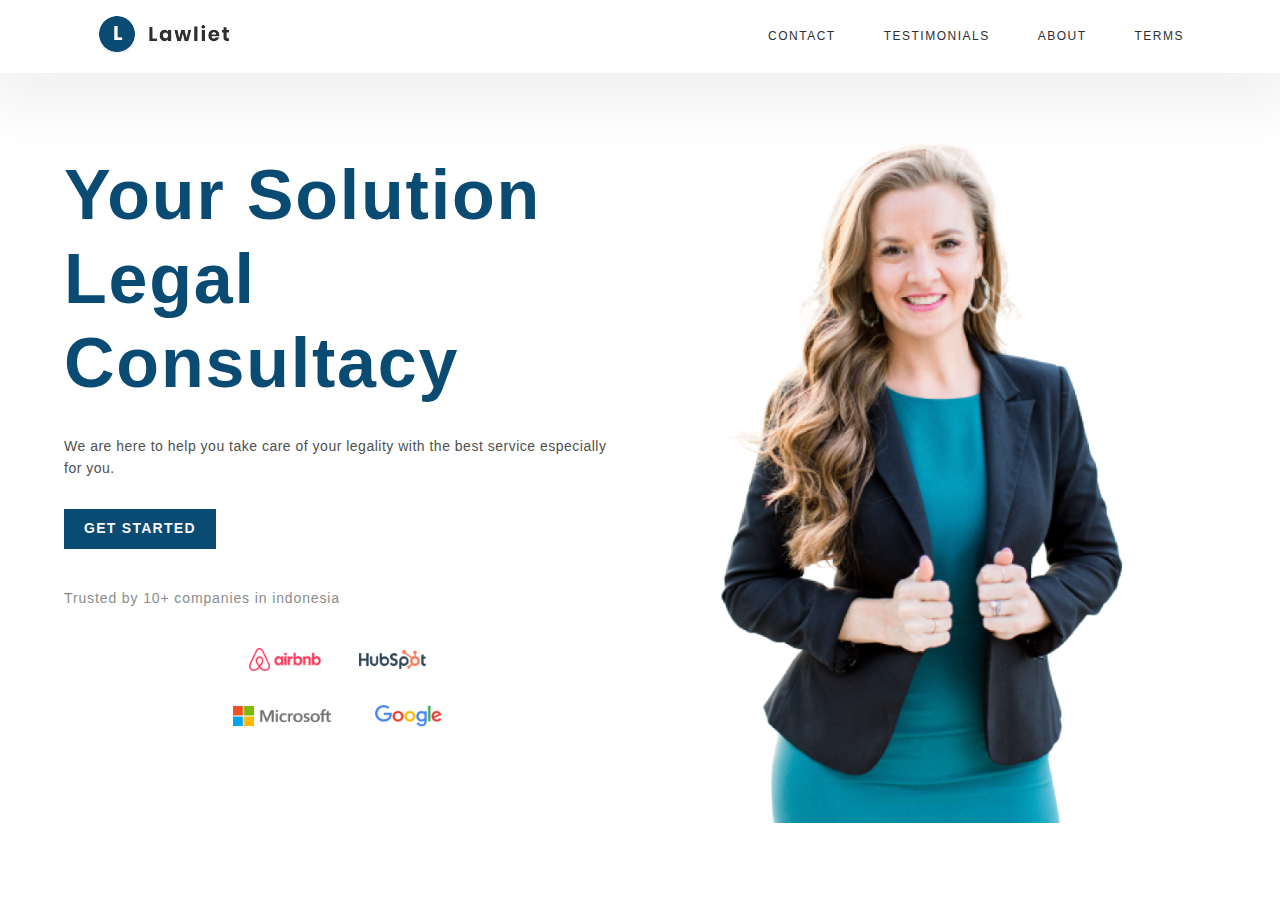
<file: 14.1.24(lawyer landing page)/index.html>
<!DOCTYPE html>
<html lang="en">
<head>
    <meta charset="UTF-8">
    <meta name="viewport" content="width=device-width, initial-scale=1.0">
    <title>Lawyer Landing Page</title>
    <link rel="stylesheet" href="https://cdnjs.cloudflare.com/ajax/libs/font-awesome/6.5.1/css/all.min.css">
    <link rel="stylesheet" href="./style.css">
</head>
<body>
    <section class="header">
        <div class="logo">
            <img src="./image/Logo.png" alt="">
        </div>
        <nav class="nav-links">
            <ul class="nav-item">
                <li><a href="">CONTACT</a></li>
                <li><a href="">TESTIMONIALS</a></li>
                <li><a href="">ABOUT</a></li>
                <li><a href="">TERMS</a></li>        
            </ul>    
        </nav>
        <div class="search-bar">
            <a href=""><i class="fa-solid fa-magnifying-glass"></i></a>
        </div>



        <div class="sidebar">
            <i class="fa-solid fa-xmark" onclick="hideSidebar()"></i>
            <ul>
                <li><a href="">CONTACT</a></li>
                <li><a href="">TESTIMONIALS</a></li>
                <li><a href="">ABOUT</a></li>
                <li><a href="">TERMS</a></li>
            </ul>
            
        </div>
        <i class="fa-solid fa-bars" onclick="showSidebar()"></i>

    </section>

<!-- hero section start -->
    <section class="hero">
        <div class="hero-img-sec">
            <div class="hero-img">
                
            </div>
        </div>
        <div class="hero-content">
            <h1 class="hero-title">Your Solution Legal Consultacy</h1>
            <p class="hero-para">We are here to help you take care of your legality 
                with the best service especially for you.</p>

            <a href="" class="btn">GET STARTED</a>
            <p class="trust">Trusted by 10+ companies in indonesia</p>
            <div class="company-logo">
                <a href=""><img src="./image/Airbnb Logo.png" alt=""></a>
                <a href=""><img src="./image/Hubspot Logo.png" alt=""></a>
            </div>
            <div class="company-logo">
                <a href=""><img src="./image/Microsoft Logo.png" alt=""></a>
                <a href=""><img src="./image/Google Logo.png" alt=""></a>
            </div>
        </div>
    </section>



     <!-- Javascript for Toggle Menu -->
 <script>
    var navLinks = document.getElementById("navLinks");
    function showSidebar(){
        const sidebar = document.querySelector('.sidebar')
        sidebar.style.display = 'block'
    }
    function hideSidebar(){
        const sidebar = document.querySelector('.sidebar')
        sidebar.style.display = 'none'
    }
 </script>
</body>
</html>
</file>
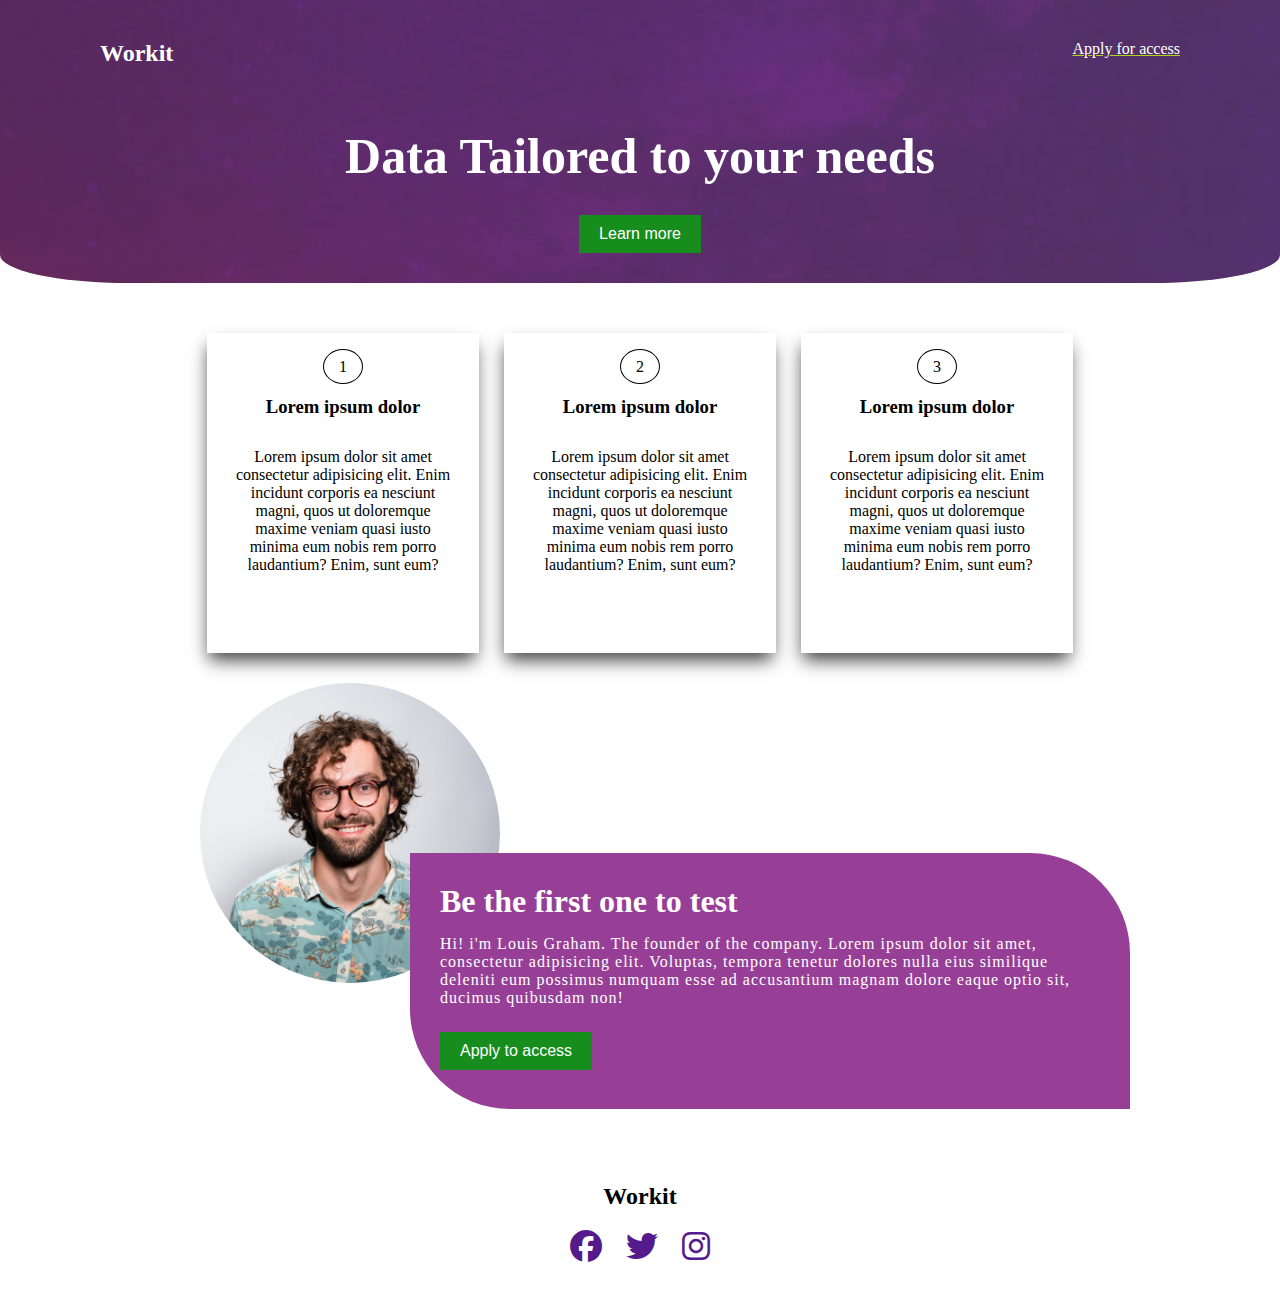
<file: 8.1.24/index.html>
<!DOCTYPE html>
<html lang="en">
<head>
    <meta charset="UTF-8">
    <meta name="viewport" content="width=device-width, initial-scale=1.0">
    <title>Document</title>
    <link rel="stylesheet" href="./css/main.css">
    
    <link rel="stylesheet" href="https://cdnjs.cloudflare.com/ajax/libs/font-awesome/6.5.1/css/all.min.css">
    <link rel="stylesheet" href="https://cdnjs.cloudflare.com/ajax/libs/font-awesome/6.5.1/css/all.min.css">
    <link rel="stylesheet" href="./css/responsive.css">
</head>

<body>
    <!-- header section start -->
    <header>
        <div class="nav">
            <h2>Workit</h2>
        <a href="">Apply for access</a>
        </div>
        <div class="header-content">
            <h1>Data Tailored to your needs</h1>
        </div>
        <button>Learn more</button>
    </header>
    <!-- header section end -->
    <!-- main section start -->
    <div class="main">
        <div class="card">
            <p>1</p>
           <div class="card-content">
                <h3>Lorem ipsum dolor</h3>
                <span>Lorem ipsum dolor sit amet consectetur adipisicing elit. Enim incidunt corporis ea nesciunt magni, quos ut doloremque maxime veniam quasi iusto minima eum nobis rem porro laudantium? Enim, sunt eum?</span>
           </div>
        </div>
        <div class="card">
            <p>2</p>
            <div class="card-content">
                <h3>Lorem ipsum dolor</h3>
                <span>Lorem ipsum dolor sit amet consectetur adipisicing elit. Enim incidunt corporis ea nesciunt magni, quos ut doloremque maxime veniam quasi iusto minima eum nobis rem porro laudantium? Enim, sunt eum?</span>
           </div>
        </div>
        <div class="card">
            <p>3</p>
            <div class="card-content">
                <h3>Lorem ipsum dolor</h3>
                <span>Lorem ipsum dolor sit amet consectetur adipisicing elit. Enim incidunt corporis ea nesciunt magni, quos ut doloremque maxime veniam quasi iusto minima eum nobis rem porro laudantium? Enim, sunt eum?</span>
           </div>
        </div>
    </div>
    <!-- main section end -->
    <!-- about section start -->
    <div class="about-section">
        <img src="./image/christian-buehner-DItYlc26zVI-unsplash.jpg" alt="">
        <div class="about-content">
            <h1>Be the first one to test</h1>
            <p>Hi! i'm Louis Graham. The founder of the company. Lorem ipsum dolor sit amet, consectetur adipisicing elit. Voluptas, tempora tenetur dolores nulla eius similique deleniti eum possimus numquam esse ad accusantium magnam dolore eaque optio sit, ducimus quibusdam non!</p>
            <button>Apply to access</button>
        </div>
    </div>
    <!-- about section end -->
    <!-- footer section start -->
    <footer>
        <h2>Workit</h2>
        <div class="footer-icon">
            <a href=""><i class="fa-brands fa-facebook"></i></a>
            <a href=""><i class="fa-brands fa-twitter"></i></i></a>
            <a href=""><i class="fa-brands fa-instagram"></i></i></a>  
        </div>
    </footer>
<!-- footer section end -->
</body>
</html>
</file>
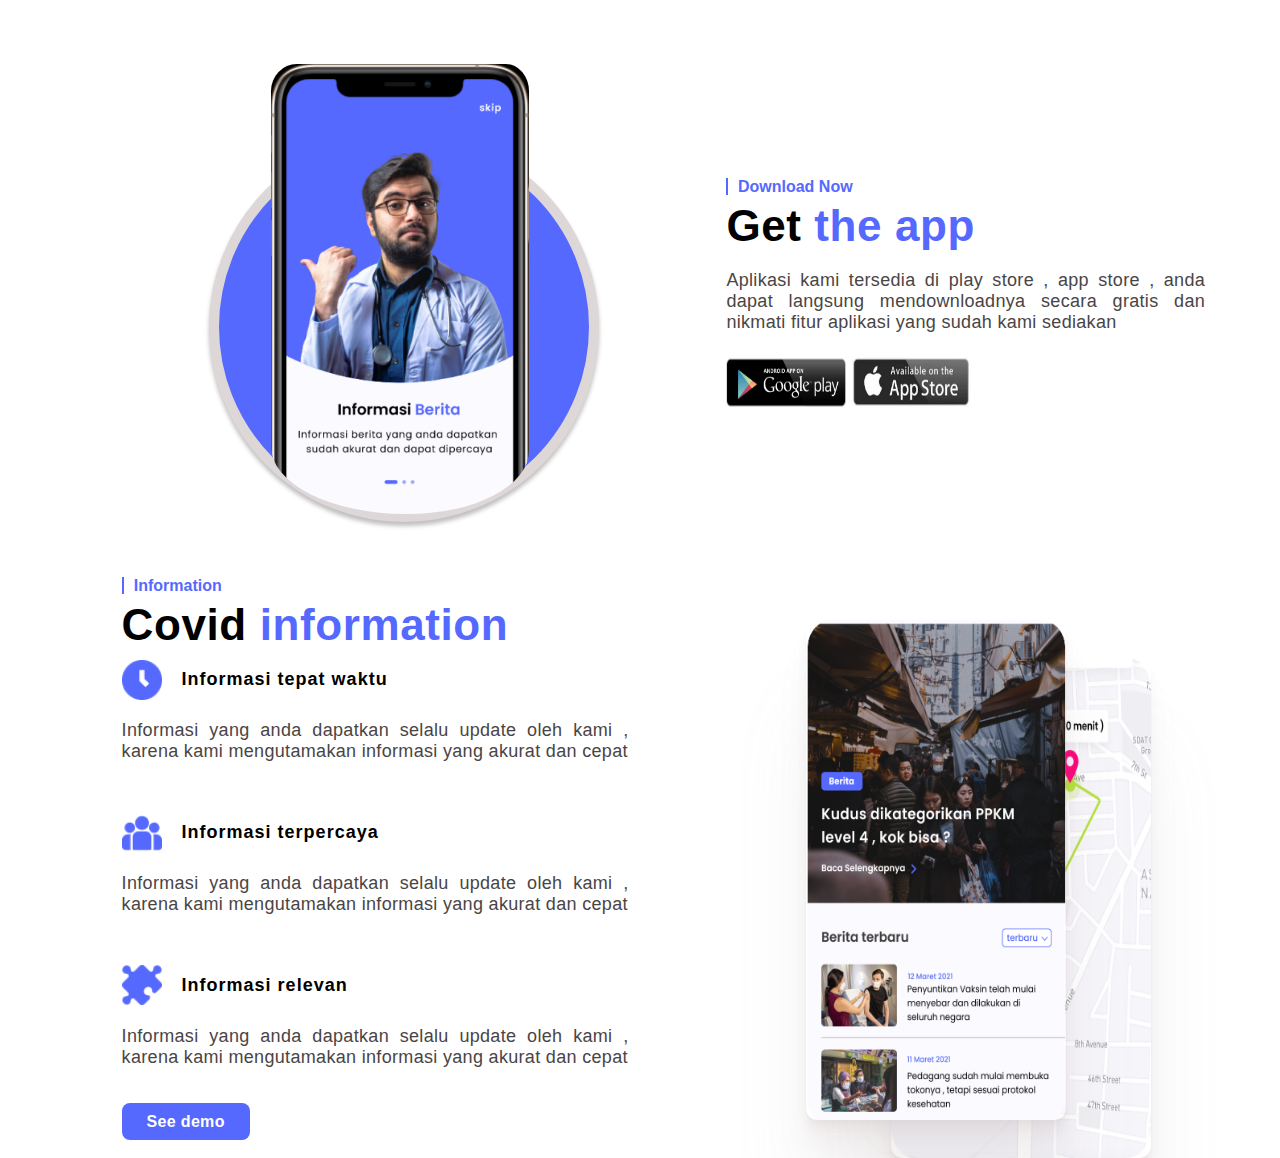
<file: 9.1.24/index.html>
<!DOCTYPE html>
<html lang="en">
<head>
    <meta charset="UTF-8">
    <meta name="viewport" content="width=device-width, initial-scale=1.0">
    <title>Document</title>
    <link rel="stylesheet" href="./css/style.css">
</head>
<body>
    <!-- feature section start -->
    <div class="feature-section">
        <div class="feature-img">
            <img src="./image/2021-09-01 (3) 1.png" alt="">
            <div class="bg"></div>
        </div>
        
        <div class="feature-content">
            <p class="feature-text">Download Now</p>
            <h1 class="feature-title"><span>Get</span> the app</h1>
            <p class="feature-decs">Aplikasi kami tersedia di play store , app store , anda dapat langsung mendownloadnya secara gratis dan nikmati fitur aplikasi yang sudah kami sediakan</p>
            <div class="feature-card">
                <a href="#"><img src="./image/image 2.png" alt=""></a>
                <a href="#"><img src="./image/image 3.png" alt=""></a>
            </div>
        </div>
    </div>
      <!-- feature section end -->
        <!-- information section start -->
        <div class="information-area">
            <div class="information-section">
                <p class="information-text">Information</p>
                <h1 class="information-title"><span>Covid</span> information</h1>
                <div class="single-information">
                    <div class="single-information-title">
                        <img src="./image/clock (2) 1 (1).png" alt="">
                        <h3>Informasi tepat waktu</h3>
                    </div>
                    
                    <p>Informasi yang anda dapatkan selalu update oleh kami , karena 
                        kami mengutamakan informasi yang akurat dan cepat </p>
                </div>
                <div class="single-information">
                    <div class="single-information-title">
                        <img src="./image/group 1.png" alt="">
                        <h3>Informasi terpercaya</h3>
                    </div>
                    
                    <p>Informasi yang anda dapatkan selalu update oleh kami , karena 
                        kami mengutamakan informasi yang akurat dan cepat </p>
                </div>
                <div class="single-information">
                    <div class="single-information-title">
                        <img src="./image/puzzle 1.png" alt="">
                        <h3>Informasi relevan</h3>
                    </div>
                   
                    <p>Informasi yang anda dapatkan selalu update oleh kami , karena 
                        kami mengutamakan informasi yang akurat dan cepat </p>
                </div>
                <a href="">See demo</a>
            </div>
            <div class="information-image">
                <img src="./image/Berita page 1.png" alt="" class="image1">
                <img src="./image/Data page-1 1.png" alt="" class="image2">
            </div>
        </div>
  <!-- information section end -->
</body>
</html>
</file>
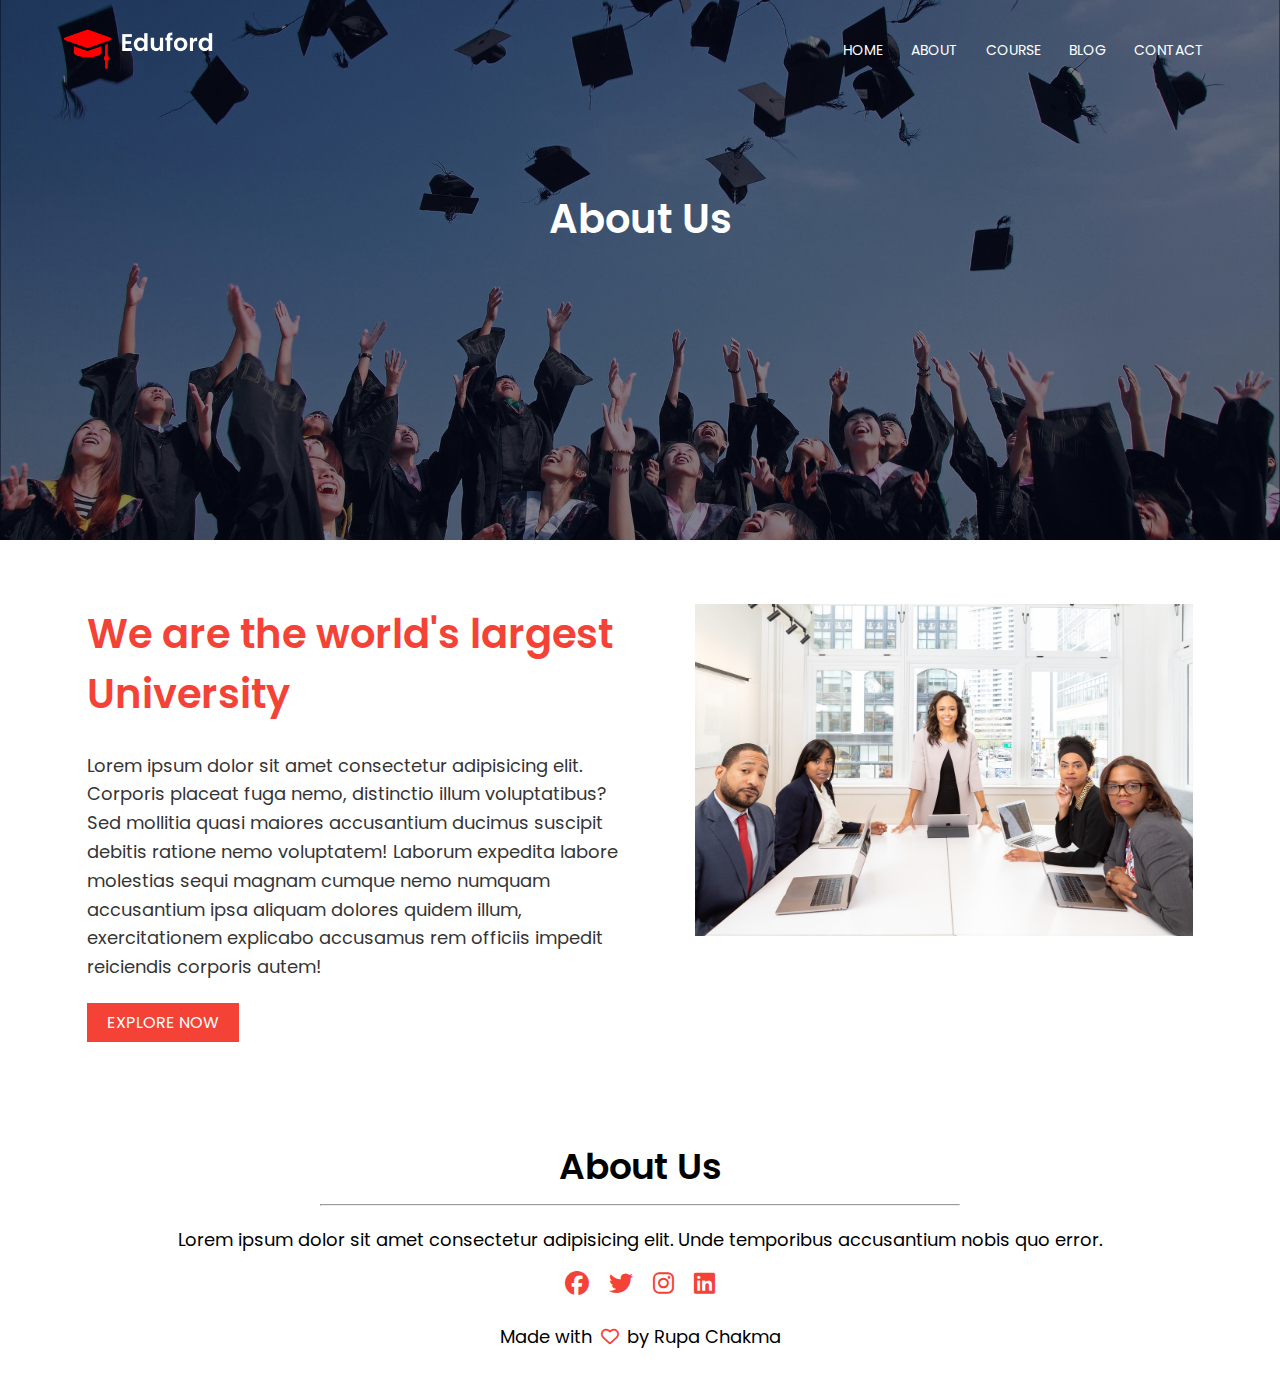
<file: 10.1.24(college website)/about_us.html>
<!DOCTYPE html>
<html lang="en">
<head>
    <meta charset="UTF-8">
    <meta name="viewport" content="width=device-width, initial-scale=1.0">
    <title>Document</title>
    <link rel="stylesheet" href="./css/style.css">
    <link rel="stylesheet" href="https://cdnjs.cloudflare.com/ajax/libs/jquery/3.7.1/jquery.min.js">
    <link rel="stylesheet" href="https://cdnjs.cloudflare.com/ajax/libs/font-awesome/6.5.1/css/all.min.css">
</head>
<body>
    <!-- header section start -->
    <section class="sub_header">
        <nav>
            <a href="index.html"><img src="./image/logo.png" alt=""></a>
            <div class="nav-links">
                <ul>
                    <li><a href="index.html">Home</a></li>
                    <li><a href="#">About</a></li>
                    <li><a href="course.html">Course</a></li>
                    <li><a href="blog.html">Blog</a></li>
                    <li><a href="contact.html">Contact</a></li>
                </ul>
            </div>
            <div class="sidebar">
                <i class="fa-solid fa-xmark" onclick="hideSidebar()"></i>
                <ul>
                    <li><a href="index.html">Home</a></li>
                    <li><a href="#">About</a></li>
                    <li><a href="course.html">Course</a></li>
                    <li><a href="blog.html">Blog</a></li>
                    <li><a href="contact.html">Contact</a></li>
                </ul>
            </div>
            <i class="fa-solid fa-bars" onclick="showSidebar()"></i>
        </nav>
        <h1>About Us</h1>
    </section>
 <!-- header section end -->

<!-- About us content start -->
<section class="about-us">
    
    <div class="about-row">
        <div class="about-col">
            <h1>We are the world's largest University</h1>
            <p>Lorem ipsum dolor sit amet consectetur adipisicing elit. Corporis placeat fuga nemo, distinctio illum voluptatibus? Sed mollitia quasi maiores accusantium ducimus suscipit debitis ratione nemo voluptatem! Laborum expedita labore molestias sequi magnam cumque nemo numquam accusantium ipsa aliquam dolores quidem illum, exercitationem explicabo accusamus rem officiis impedit reiciendis corporis autem!</p>
            <a href="#">Explore now</a>
        </div>
        <div class="about-col">
           <img src="./image/about.jpg" alt="">
        </div>
    </div>
</section>
<!-- About us content end -->
<!-- footer section start -->
<section class="footer">
    <h4>About Us</h4>
    <hr>
    <p>Lorem ipsum dolor sit amet consectetur adipisicing elit. Unde temporibus accusantium nobis quo error.</p>
    <div class="footer-icons">
        <i class="fa-brands fa-facebook"></i>
        <i class="fa-brands fa-twitter"></i>
        <i class="fa-brands fa-instagram"></i>
        <i class="fa-brands fa-linkedin"></i>
    </div>
    <p>Made with <i class="fa-regular fa-heart"></i>by Rupa Chakma</p>
</section>
<!-- footer section end -->

 <!-- Javascript for Toggle Menu -->
 <script>
    var navLinks = document.getElementById("navLinks");
    function showSidebar(){
        const sidebar = document.querySelector('.sidebar')
        sidebar.style.display = 'block'
    }
    function hideSidebar(){
        const sidebar = document.querySelector('.sidebar')
        sidebar.style.display = 'none'
    }
 </script>
</body>
</html>
</file>
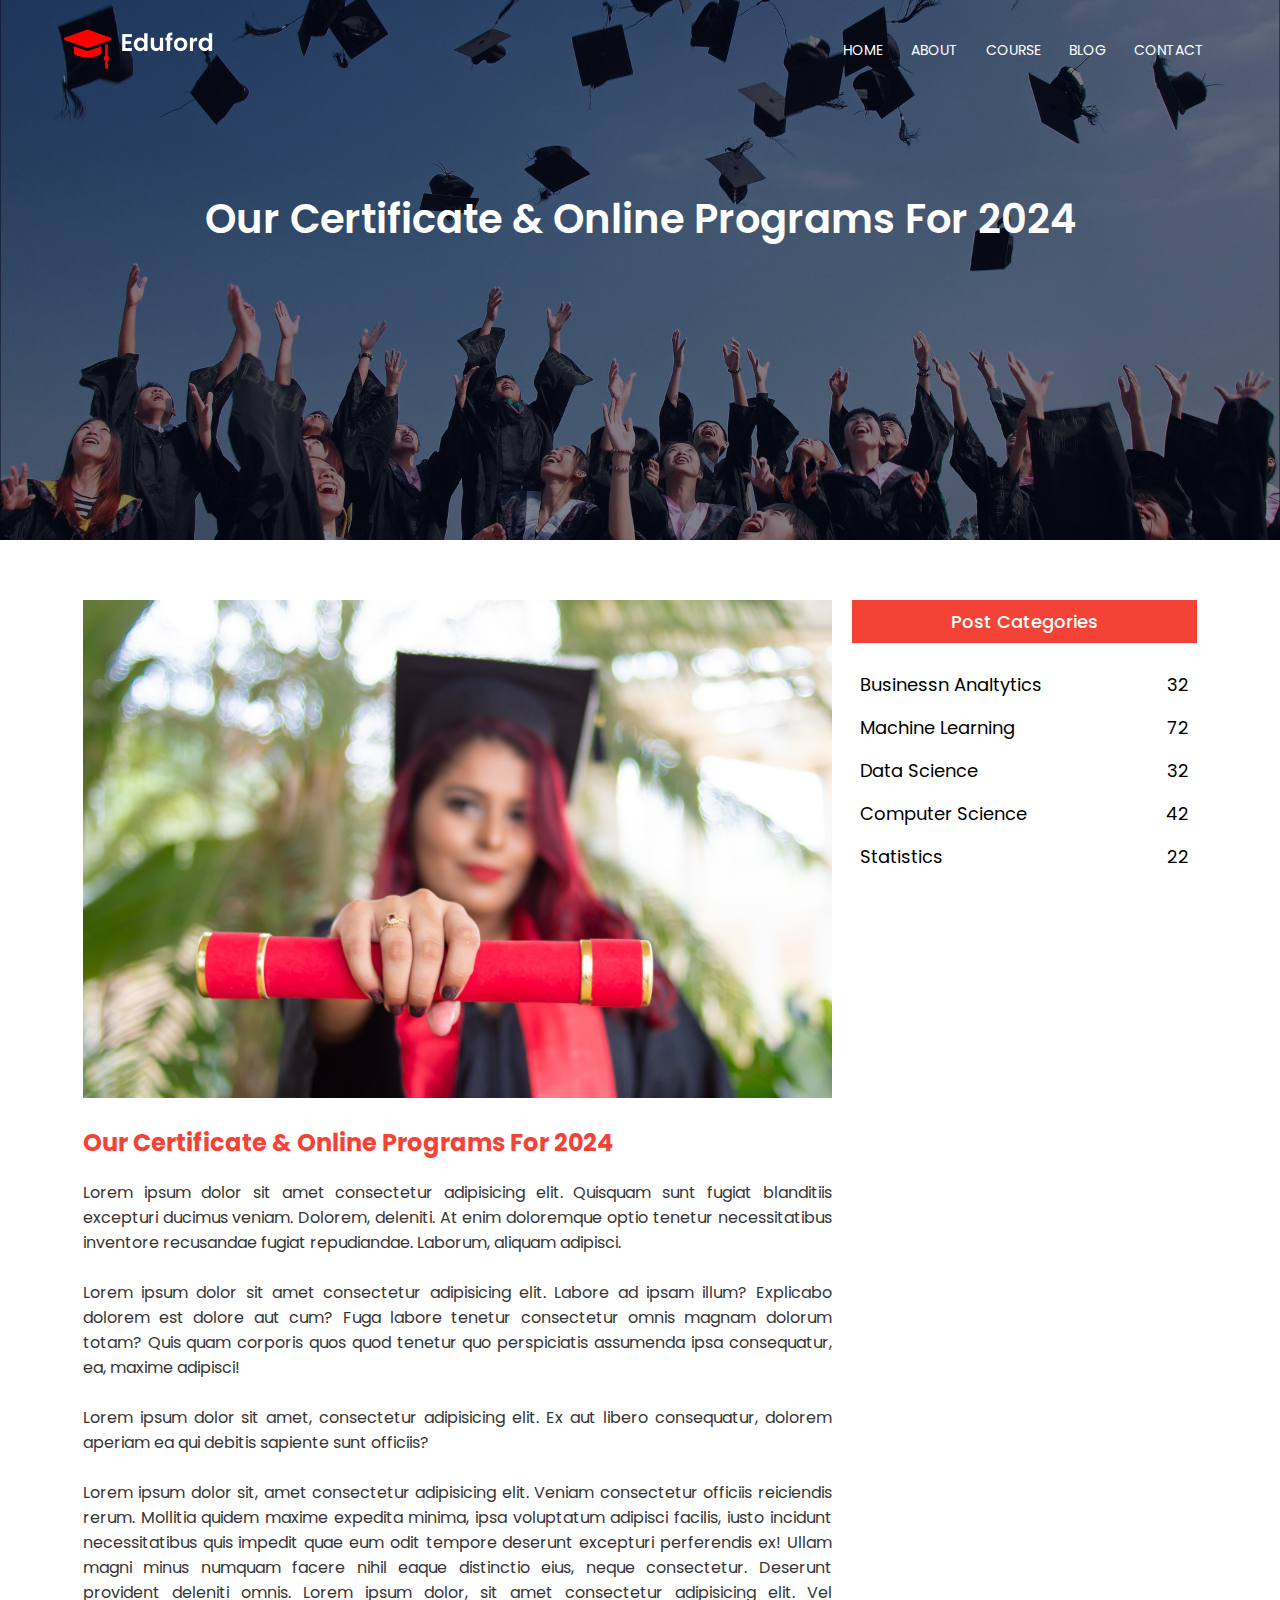
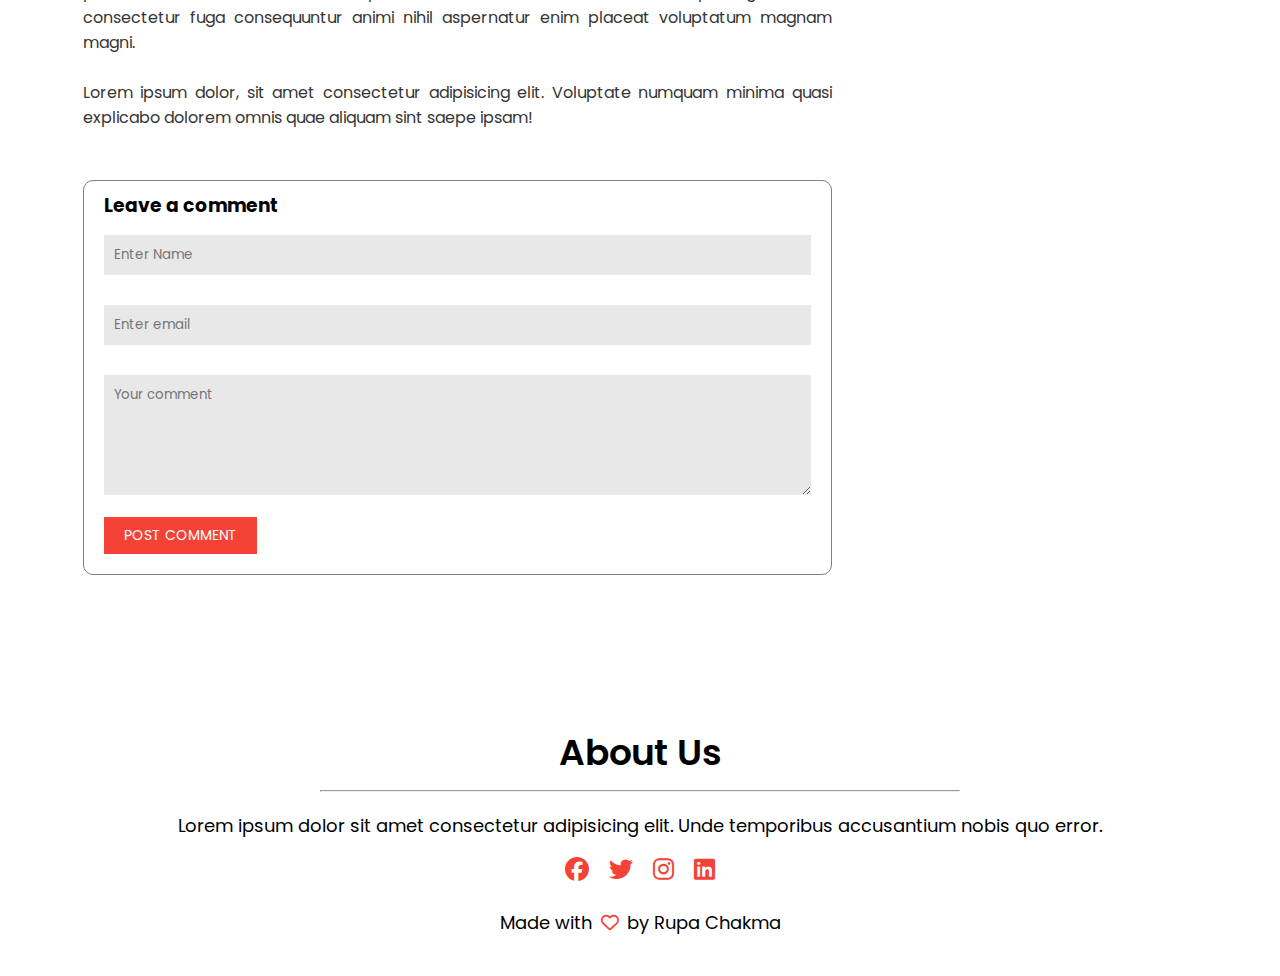
<file: 10.1.24(college website)/blog.html>
<!DOCTYPE html>
<html lang="en">
<head>
    <meta charset="UTF-8">
    <meta name="viewport" content="width=device-width, initial-scale=1.0">
    <title>Document</title>
    <link rel="stylesheet" href="./css/style.css">
    <link rel="stylesheet" href="https://cdnjs.cloudflare.com/ajax/libs/jquery/3.7.1/jquery.min.js">
    <link rel="stylesheet" href="https://cdnjs.cloudflare.com/ajax/libs/font-awesome/6.5.1/css/all.min.css">
</head>
<body>
    <!-- header section start -->
    <section class="sub_header">
        <nav>
            <a href="index.html"><img src="./image/logo.png" alt=""></a>
            <div class="nav-links">
                <ul>
                    <li><a href="index.html">Home</a></li>
                    <li><a href="about_us.html">About</a></li>
                    <li><a href="course.html">Course</a></li>
                    <li><a href="#">Blog</a></li>
                    <li><a href="contact.html">Contact</a></li>
                </ul>
            </div>
            <div class="sidebar">
                <i class="fa-solid fa-xmark" onclick="hideSidebar()"></i>
                <ul>
                    <li><a href="index.html">Home</a></li>
                    <li><a href="about_us.html">About</a></li>
                    <li><a href="course.html">Course</a></li>
                    <li><a href="#">Blog</a></li>
                    <li><a href="contact.html">Contact</a></li>
                </ul>
            </div>
            <i class="fa-solid fa-bars" onclick="showSidebar()"></i>
        </nav>
        <h1 class="blog-header-title">Our Certificate & Online Programs For 2024</h1>
    </section>
 <!-- header section end -->

<!-- Blog section start -->
<section class="blog-content">
    <div class="blog-row">
        <div class="blog-left">
            <img src="./image/certificate.jpg" alt="">
            <h2>Our Certificate & Online Programs For 2024</h2>
            <p>Lorem ipsum dolor sit amet consectetur adipisicing elit. Quisquam sunt fugiat blanditiis excepturi ducimus veniam. Dolorem, deleniti. At enim doloremque optio tenetur necessitatibus inventore recusandae fugiat repudiandae. Laborum, aliquam adipisci.</p><br>
            <p>Lorem ipsum dolor sit amet consectetur adipisicing elit. Labore ad ipsam illum? Explicabo dolorem est dolore aut cum? Fuga labore tenetur consectetur omnis magnam dolorum totam? Quis quam corporis quos quod tenetur quo perspiciatis assumenda ipsa consequatur, ea, maxime adipisci!</p><br>
            <p>Lorem ipsum dolor sit amet, consectetur adipisicing elit. Ex aut libero consequatur, dolorem aperiam ea qui debitis sapiente sunt officiis?</p><br>
            <p>Lorem ipsum dolor sit, amet consectetur adipisicing elit. Veniam consectetur officiis reiciendis rerum. Mollitia quidem maxime expedita minima, ipsa voluptatum adipisci facilis, iusto incidunt necessitatibus quis impedit quae eum odit tempore deserunt excepturi perferendis ex! Ullam magni minus numquam facere nihil eaque distinctio eius, neque consectetur. Deserunt provident deleniti omnis. Lorem ipsum dolor, sit amet consectetur adipisicing elit. Vel consectetur fuga consequuntur animi nihil aspernatur enim placeat voluptatum magnam magni.</p><br>
            <p>Lorem ipsum dolor, sit amet consectetur adipisicing elit. Voluptate numquam minima quasi explicabo dolorem omnis quae aliquam sint saepe ipsam!</p>


            <div class="comment-box">
                <h3>Leave a comment</h3>

                <form action="" class="comment-form">
                    <input type="text" placeholder="Enter Name">
                    <input type="email" placeholder="Enter email">
                    <textarea name="" id=""  rows="5" placeholder="Your comment "></textarea>
                    <button type="submit" class="btn">Post Comment</button>
                </form>
            </div>
        </div>


        <div class="blog-right">
            <h3>Post Categories</h3>
            <div>
                <span>Businessn Analtytics</span>
                <span>32</span>
            </div>
            <div>
                <span>Machine Learning</span>
                <span>72</span>
            </div>
            <div>
                <span>Data Science</span>
                <span>32</span>
            </div>
            <div>
                <span>Computer Science</span>
                <span>42</span>
            </div>
            <div>
                <span>Statistics</span>
                <span>22</span>
            </div>
        </div>
    </div>
</section>
<!-- Blog section end -->


<!-- footer section start -->
<section class="footer">
    <h4>About Us</h4>
    <hr>
    <p>Lorem ipsum dolor sit amet consectetur adipisicing elit. Unde temporibus accusantium nobis quo error.</p>
    <div class="footer-icons">
        <i class="fa-brands fa-facebook"></i>
        <i class="fa-brands fa-twitter"></i>
        <i class="fa-brands fa-instagram"></i>
        <i class="fa-brands fa-linkedin"></i>
    </div>
    <p>Made with <i class="fa-regular fa-heart"></i>by Rupa Chakma</p>
</section>
<!-- footer section end -->

 <!-- Javascript for Toggle Menu -->
 <script>
    var navLinks = document.getElementById("navLinks");
    function showSidebar(){
        const sidebar = document.querySelector('.sidebar')
        sidebar.style.display = 'block'
    }
    function hideSidebar(){
        const sidebar = document.querySelector('.sidebar')
        sidebar.style.display = 'none'
    }
 </script>
</body>
</html>
</file>
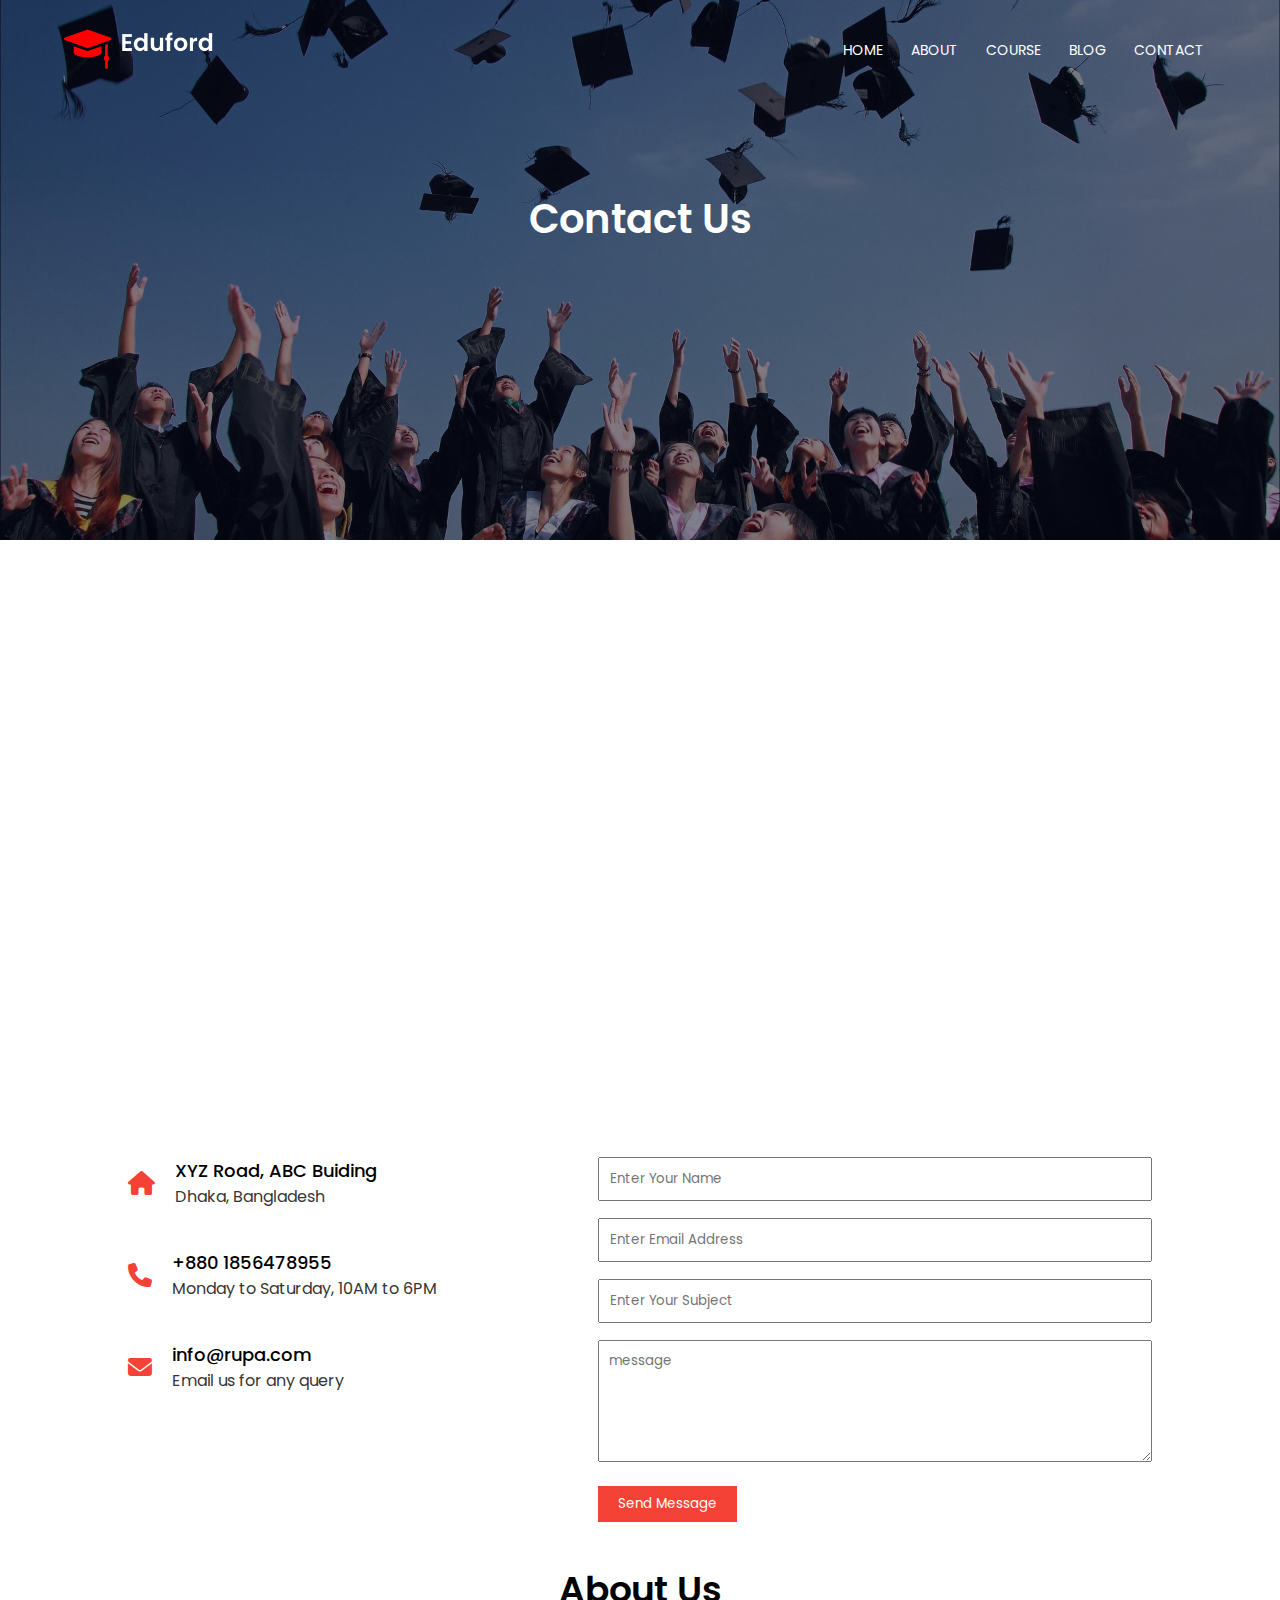
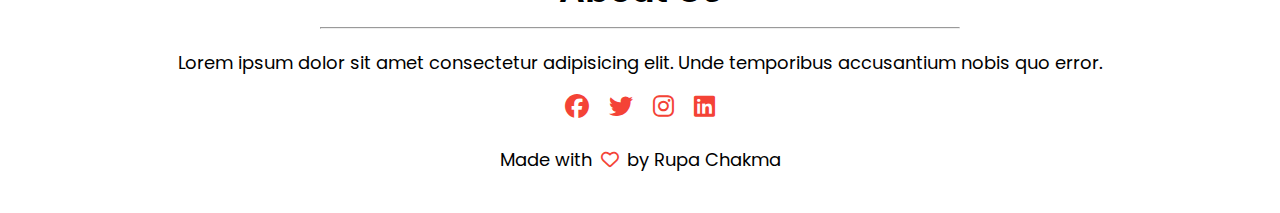
<file: 10.1.24(college website)/contact.html>
<!DOCTYPE html>
<html lang="en">
<head>
    <meta charset="UTF-8">
    <meta name="viewport" content="width=device-width, initial-scale=1.0">
    <title>Document</title>
    <link rel="stylesheet" href="./css/style.css">
    <link rel="stylesheet" href="https://cdnjs.cloudflare.com/ajax/libs/jquery/3.7.1/jquery.min.js">
    <link rel="stylesheet" href="https://cdnjs.cloudflare.com/ajax/libs/font-awesome/6.5.1/css/all.min.css">
</head>
<body>
    <!-- header section start -->
    <section class="sub_header">
        <nav>
            <a href="index.html"><img src="./image/logo.png" alt=""></a>
            <div class="nav-links">
                <ul>
                    <li><a href="index.html">Home</a></li>
                    <li><a href="about_us.html">About</a></li>
                    <li><a href="course.html">Course</a></li>
                    <li><a href="blog.html">Blog</a></li>
                    <li><a href="#">Contact</a></li>
                </ul>
            </div>
            <div class="sidebar">
                <i class="fa-solid fa-xmark" onclick="hideSidebar()"></i>
                <ul>
                    <li><a href="index.html">Home</a></li>
                    <li><a href="about_us.html">About</a></li>
                    <li><a href="course.html">Course</a></li>
                    <li><a href="blog.html">Blog</a></li>
                    <li><a href="#">Contact</a></li>
                </ul>
            </div>
            <i class="fa-solid fa-bars" onclick="showSidebar()"></i>
        </nav>
        <h1 class="blog-header-title">Contact Us</h1>
    </section>
 <!-- header section end -->

<!-- Contact section start -->
<section class="location">
    <iframe src="https://www.google.com/maps/embed?pb=!1m18!1m12!1m3!1d3650.3625442200696!2d90.36487679999999!3d23.8057038!2m3!1f0!2f0!3f0!3m2!1i1024!2i768!4f13.1!3m3!1m2!1s0x3755c1a2baed8011%3A0xdb4dfd8ce0ce80fc!2sHotel%20Prime%20Inn%20Guest%20House!5e0!3m2!1sen!2sbd!4v1705200912338!5m2!1sen!2sbd" width="600" height="450" style="border:0;" allowfullscreen="" loading="lazy" referrerpolicy="no-referrer-when-downgrade"></iframe>
</section>

<section class="contact">
    <div class="contact-row">
        <div class="contact-col-left">
            <div>
                <i class="fa-solid fa-house"></i>
                <span> 
                    <h5>XYZ Road, ABC Buiding</h5>
                    <p>Dhaka, Bangladesh</p>
                </span>
            </div>
            <div>
                <i class="fa-solid fa-phone"></i>
                <span> 
                    <h5>+880 1856478955</h5>
                    <p>Monday to Saturday, 10AM to 6PM</p>
                </span>
            </div>
            <div>
                <i class="fa-solid fa-envelope"></i>
                <span> 
                    <h5>info@rupa.com</h5>
                    <p>Email us for any query</p>
                </span>
            </div>
        </div>
        <div class="contact-col">
            <form action="">
                <input type="text" placeholder="Enter Your Name " required> 
                <input type="email" placeholder="Enter Email Address " required>
                <input type="text" placeholder="Enter Your Subject " required>
                <textarea name="" id="" cols="" rows="5" placeholder="message" required></textarea>
                <button type="submit" class="btn">Send Message</button>
            </form>
        </div>
    </div>
</section>
<!-- Contact section end -->


<!-- footer section start -->
<section class="footer">
    <h4>About Us</h4>
    <hr>
    <p>Lorem ipsum dolor sit amet consectetur adipisicing elit. Unde temporibus accusantium nobis quo error.</p>
    <div class="footer-icons">
        <i class="fa-brands fa-facebook"></i>
        <i class="fa-brands fa-twitter"></i>
        <i class="fa-brands fa-instagram"></i>
        <i class="fa-brands fa-linkedin"></i>
    </div>
    <p>Made with <i class="fa-regular fa-heart"></i>by Rupa Chakma</p>
</section>
<!-- footer section end -->

 <!-- Javascript for Toggle Menu -->
 <script>
    var navLinks = document.getElementById("navLinks");
    function showSidebar(){
        const sidebar = document.querySelector('.sidebar')
        sidebar.style.display = 'block'
    }
    function hideSidebar(){
        const sidebar = document.querySelector('.sidebar')
        sidebar.style.display = 'none'
    }
 </script>
</body>
</html>
</file>
<file: 14.1.24(lawyer landing page)/style.css>
*{
    margin: 0;
    padding: 0;
    box-sizing: border-box;
    text-decoration: none;
    font-family: Verdana, Geneva, Tahoma, sans-serif;
}

/* sidebar */
.header{
    display: flex;
    align-items: center;
    justify-content: space-between;
    padding: 1rem 2rem;
    position: relative;
    box-shadow: 0px 18px 58px 16px rgba(0, 0, 0, 0.06);
}
.nav-links{
    display: none;
}
.search-bar{
    display: none;
}
.sidebar{
    position: absolute;
    top: 0;
    right: 0;
    height: 100vh;
    width: 200px;
    z-index: 999;
    background: #094B72;
}
 .fa-bars{
    color: #094B72;
    font-size: 24px;
    cursor: pointer;
}
.sidebar .fa-xmark{
    color: white;
    font-size: 24px;
    padding: 0 10px;
    margin:20px 0;
    cursor: pointer;
}
ul{
    list-style: none;
    flex-direction: column;
}
.sidebar ul li a{
    width: 100%;
    margin-bottom: 15px;
    display: block;
    color: white;
    padding: 0 10px;
}
@media (min-width:769px){
    .header{
        display: flex;
        align-items: center;
        padding: 1rem 6rem;
        justify-content: space-between;
        box-shadow: 0px 18px 58px 16px rgba(0, 0, 0, 0.06);
    }
    .nav-links{
        display: flex;    
        align-items: center;
        gap: 30%;
        margin-left: 10%;
    }
    .nav-item{ 
        flex-basis: 40%;
        flex-direction: row;
        list-style: none;
        display: flex;
        justify-content: center;
        gap: 3rem;
    }
    .nav-item a{
        color: var(--Neutral-Grey-7, #2D2F30);
        font-size: 12px;
        font-weight: 400;
        line-height: 23px; /* 191.667% */
        letter-spacing: 1.5px;
    }
    
    .sidebar{
        display: none;
    }
     .fa-bars{
        display: none;
    }
}

/* hero-section */
.hero{
    width: 90%;
    margin:50px auto;
    
}
.hero-img-sec{
    height: 600px;
    width: 100%;
    margin: auto;
}
.hero-img{
    background-image: url(./image/creating-a-brand-2mMhaoBGjCs-unsplash-removebg-preview\ 1.png);
    background-repeat: no-repeat;
    background-position: center;
    background-size: cover;
    width: 100%;
    height: 90%;
}
.hero-content{
    text-align: center;
}
.hero-content .hero-title{
    color: #094B72;
    font-size: 36px;
    font-style: normal;
    font-weight: 600;
    line-height: 120%;
    letter-spacing: 1.8px;
    padding: 0 0 30px;
    
}
.hero-content .hero-para{
    color: var(--Neutral-Grey-6, #4F4F4F);
    font-size: 14px;
    font-weight: 500;
    line-height: 158%; /* 37.92px */
    letter-spacing: 0.5px;
    padding-bottom: 30px;
}
.hero-content .btn{
    color: var(--Neutral-Grey-1, #F9F8F9);
    background-color: #094B72;
    font-size: 14px;
    font-style: normal;
    font-weight: 600;
    line-height: 140.5%; /* 22.48px */
    letter-spacing: 1.28px;
    padding: 10px 20px;
    display: inline-block;
    margin: auto;
}
.hero-content .trust{
    color: var(--Neutral-Grey-5, #8B8C8C);
    font-size: 14px;
    font-style: normal;
    font-weight: 400;
    line-height: 140.5%;
    letter-spacing: 0.88px;
    padding: 40px 0 20px;
}
.company-logo{
    display: flex;
    justify-content: center;
    align-items: center;
    padding: 10px 0;
    gap:20px;
    margin: 10px 0;
}
.company-logo a img{
width: 80%;
}


 @media (min-width:528px){
    .hero-img-sec{
        height: 700px;
        width: 100%;
        margin: auto;
    }
    .hero-img{
        background-image: url(./image/creating-a-brand-2mMhaoBGjCs-unsplash-removebg-preview\ 1.png);
        background-repeat: no-repeat;
        background-position: center;
        background-size: cover;
        width: 70%;
        height: 100%;
        margin: auto;
    }
 }
 @media (min-width:769px){
    .hero{
        display: flex;
        flex-direction: row-reverse;
        position: relative;
    }
    
    .hero-img-sec.hero-img{
        width: 100%;
        height: 100%;
        margin: auto;
        position: absolute;
        top: 0;
        right: 20px;

    }
    .hero-content{
        text-align: start;
    }
    .hero-content .hero-title{
        font-size: 70px;
        font-weight: 600;
        padding: 30px 0;  
    }
    .company-logo a img{
        width: 80%;
        }
}
</file>
<file: 8.1.24/css/main.css>
*{
    margin: 0;
    padding: 0;
    box-sizing: border-box;
}
header{
    background:linear-gradient(90deg, rgba(71, 68, 68, 0.589) 0%, rgba(80, 79, 79, 0.622) 100%), url(../image/background2.jpg);
    background-repeat: no-repeat;
    background-size: cover;
    background-position: center;
    width: 100%;
    color: white;
    text-align: center;
    border-radius:  0 0 10% 10%;
}
header .nav{
    display: flex;
    justify-content: space-between;
    padding: 40px 100px;
}
.nav h2{
    font-weight: bold;
}
.nav a{
    color: white;
    text-decoration-color: rgb(177, 211, 25);
    font-size: 1em;
}
.header-content h1{
    font-weight: bolder;
    font-size: 50px;
    padding: 30px 0;
    margin-top: 20px;
}
 header button{
    background-color: rgb(23, 141, 29);
    color: white;
    border: none;
    padding: 10px 20px;
    font-size: 1em;
    margin-top: 30px;
}

.main{
    display: flex;
    justify-content: center;
    gap: 25px;
    margin-top: 50px;
}
.main .card{
    height: 20rem;
    width: 17rem;
    padding: 25px;
    text-align: center;
    box-shadow: -1px 10px 17px -3px rgba(0,0,0,0.75);
    -webkit-box-shadow: -1px 10px 17px -3px rgba(0,0,0,0.75);
    -moz-box-shadow: -1px 10px 17px -3px rgba(0,0,0,0.75);
}
.card p{
    display: inline;
    border: 1px solid black;
    padding: 8px 15px;
    border-radius: 50%;
    margin: 10px 0;
}
.card .card-content{
    padding: 20px 0;
}
.card-content h3{
    padding: 0  0 30px;
}
.about-section{
    height: 500px;
    width: 100%;
    padding: 30px 200px;
    position: relative;
    overflow: visible;
}
.about-section img{
    height: 300px;
    width: 300px;
    object-fit: cover;
    border-radius: 50%;
}
.about-section .about-content{
    height: 16rem;
    width: 45rem;
    color: white;
    background-color: rgb(151, 63, 151);
    padding: 30px;
    position: absolute;
    left: 410px;
    top: 200px;
    border-radius: 0 100px;
}
.about-section p{
    padding: 15px 0;
    letter-spacing: 1px;
}
.about-content button{
    background-color: rgb(23, 141, 29);
    color: white;
    border: none;
    padding: 10px 20px;
    font-size: 1em;
    margin-top: 10px;
}

footer{
    text-align: center;
    padding: 30px 0;
}
.footer-icon{
    margin: 10px;
}
.footer-icon i{
    padding: 10px;
    font-size: 2rem;
}
</file>
<file: 8.1.24/css/responsive.css>
@media only screen and (min-width: 2560px){
    header{
        height: 50vh;  
    }
    header .nav{
        display: flex;
        justify-content: center;
        gap: 600px;
    }
    .header-content h1{
        font-weight: bolder;
        font-size: 50px;
        padding: 30px 0;
    }
    .main{
        gap: 60px;
        margin-top: 50px;
    }
    .about-section img{
        left: 800px;
        position: absolute;
    }
    .about-section .about-content{
        width: 30%;
        top:180px;
        left: 40%;
    }
}
@media only screen and (max-width: 1440px){
    header{
        padding-bottom: 30px;
    }
    .header-content h1{
        font-weight: bolder;
        font-size: 50px;
        padding: 0;
    }
}
@media only screen and (max-width: 1024px){
    header{
        height: 80vh;  
    }
    .header-content h1{
        padding-bottom: 20px;
    }
    .about-section{
        height: 450px;
    }
    .about-section img{
        left: 80px;
        position: absolute;
    }
    header button{
        margin-top: 10px;
    }
    .about-section .about-content{
        width: 62%;
        height: 15rem;
        padding: 30px;
        top:220px;
        left: 30%;
    }
    .about-section p{
        padding: 10px 0;
    
    }
}

@media only screen and (max-width: 768px){
    .main{
        flex-direction: column;
    }
    .main .card{
        width: 90%;
        padding: 10px;
        height: auto;
        display: block;
        margin-inline: auto;
    }
    header{
        height: 60vh;  
    }
    header .nav{
        padding: 10px 100px;
    }
    .header-content h1{
        font-weight: 400;
        font-size: 2rem;
        padding: 30px 0 15px;
    }
    .about-section{
        height: 380px;
        width: 100vw;
        padding: 10px ;
        position: relative;
    }
    .about-section img{
        height: 220px;
        width: 220px;
        object-fit: cover;
        border-radius: 50%;
        position: absolute;
        left: 50px;
    }
    .about-section .about-content{
        height: 14rem;
        width: 70%;
        padding: 20px 20px 20px 50px ;
        position: absolute;
        top:150px;
        left: 25%;
        border-radius: 0 80px;
       
    }
    .about-section p{
        padding: 10px 0;
        letter-spacing: 1px;
    }

}

@media only screen and (max-width: 425px){
    header{
        height: 50vh;  
    }
    .header-content h1{
        padding: 10px 0;
        margin: 0;
    }
    header button,.about-content button{    
        padding: 8px 16px;
        font-size: 14px;
    }
    header .nav{
        justify-content: space-around;
        padding:20px 0;
    }
    .about-section{
        height: 440px;
        width: 100vw;
        padding: 10px ;
        position: relative;
    }
    .about-section img{
        height: 200px;
        width: 200px;
        object-fit: cover;
        border-radius: 50%;
        position: absolute;
        left: 110px;
    }
    .about-section .about-content{
        height: 16rem;
        width: 90%;
        padding: 10px;
        position: absolute;
        top:180px;
        left: 18px;
        border-radius:0;
        text-align: center;
    }
    .about-section p{
        padding: 10px 20px;

    }
}
@media only screen and (max-width: 375px){
    header{
        height: 47vh;  
    }
    .header-content h1{
        font-weight: 400;
        font-size: 1.5rem;
        padding: 5px 0;
    }
    header .nav{
        justify-content: space-evenly;
        padding: 20px 0;
        margin: 0;
    }
    header button,.about-content button{    
        padding: 8px 16px;
        font-size: 12px;
    }
    .about-section{
        height: 420px;
        margin-bottom: 20px;
    }
    .about-section img{
        left: 80px;
    }
    .about-content h1{
        font-weight: 400;
        font-size: 2rem;
    }
   
    .about-section .about-content{
        height: 17rem;
    }
}
</file>
<file: 9.1.24/css/style.css>
@import url('https://fonts.googleapis.com/css2?family=Poppins:wght@400;500;700;900');
:root{
    --primary:#5669FF;
}
 *   {margin: 0;
    padding: 0;
    box-sizing: border-box;
    font-family: 'Poppins', sans-serif;
    font-family: 'Syne', sans-serif;
}

.feature-img{
    z-index: 999;
    position: relative;
    max-width: 340px;
    height: 450px;    
    display: block;
    margin: 0 auto;
}
.feature-img img{ 
    display: block;
    margin: 0 auto;
    max-width: 340px;
    height: 450px; 
    /* border-radius: 50px 50px 170px 190px / 25px 25px 85px 89px; */
    border-radius:10% 9% 47% 52% / 6% 6% 14% 15% ;
   
}
.feature-img::after{
    content: "";
    height: 370px;
    width: 370px;
    bottom: -8px;
    left: -25px;
    background-color: var(--primary);
    position: absolute;
    z-index: -1;
    border-radius: 50%;
    border: 10px solid #ded7d7;
    box-shadow: 0px 4px 4px 0px rgba(0, 0, 0, 0.25);

} 
/* .feature-img::after{
    content: "";
    height: 520px;
    width: 520px;
    bottom: -16px;
    left: -95px;
    background-color: var(--primary);
    position: absolute;
    z-index: -1;
    border-radius: 50%;
    border: 10px solid #ded7d7;
    box-shadow: 0px 4px 4px 0px rgba(0, 0, 0, 0.25);

} */
.feature-content,
.information-section{
    text-align: center;
    padding: 5% 10%;
}
.feature-text,
.information-text{
    color: var(--primary);
    font-size: 16px;
    font-weight: 600;
    border-left: 2px solid var(--primary);
    display: inline;
    padding-left: 2%;
   
}
.feature-title,
.information-title{
    font-size: 36px;   
    font-weight: 600;
    letter-spacing: .6px;
    color: var(--primary);
    padding: 2%;
}
span{
    color:black;
}
.feature-decs,
.single-information p{
    color: #4A4545;
    font-size: 16px;
    font-weight: 400;
    letter-spacing: 0.32px;
    text-align: justify;
    padding: 1% 2% 2%;
}
.feature-card a img{
    height: 50px;
    width: 120px;

}
.single-information h3{
    font-size: 16px;
    font-weight: 600;
    letter-spacing: 1px;
 }
 .single-information-title{
    display: flex;
    justify-content: center;
    align-items: center;
    gap: 20px;
    padding: 2% 0;
    
 }
 .single-information-title img{
    height: 40px;
    width: 40px;
}
 .single-information-title h3{
    font-size: 18px;
    font-weight: 600;
    letter-spacing: 1px;
}
.single-information p{
    margin-bottom: 20px;
}
.information-section a{
    text-decoration: none;
    color: #FFF;
    text-align: center;
    font-size: 16px;
    font-weight: 600;
    letter-spacing: 0.32px;
    background-color: var(--primary);
    padding: 10px 25px;
    border-radius: 8px;
    transition: 0.5s;
}
.information-section a:hover{
    background-color: white;
    border:2px solid var(--primary);
    color:var(--primary);
}
.information-image{
    display: block;
    margin: 0 auto;
    height: 480px;
    max-width: 350px;
    padding: 1% 2% 3%;
    position: relative;
    z-index: 99;
}
.information-image img{
    height: 400px;
    max-width: 200px;
    box-shadow: 0px 2.491px 2.214px 0px rgba(168, 153, 153, 0.03), 0px 5.985px 5.32px 0px rgba(168, 153, 153, 0.04), 0px 11.269px 10.017px 0px rgba(168, 153, 153, 0.05), 0px 20.103px 17.869px 0px rgba(168, 153, 153, 0.05), 0px 37.6px 33.422px 0px rgba(168, 153, 153, 0.06), 0px 90px 80px 0px rgba(168, 153, 153, 0.09);
    border-radius: 12px;
}

.information-image .image1{
    margin-left: 3%;
}
.information-image .image2{
    position: absolute;
    top: 50px;
    right: 30px;
    z-index: -1;
}
@media only screen and (min-width: 992px) {
    .feature-section{
        display: flex;
        padding: 5% 5% 2% 10%;
        justify-content: center;
        align-items: center;
    }
    .feature-img{
        max-width: 390px;
    }
    .feature-content{
        padding: 5% 5% 5% 10%;
        text-align: start;

    }
    .feature-title,
    .information-title{
        padding: 1% 0;
        font-size: 44px;
        font-weight: 600;
    }
    .feature-decs,
    .single-information p{
        padding: 3% 0 5%;
        font-size: 18px;
    }
    .feature-content{
        width: 50%;
    }
    .feature-content,
    .information-section{
        text-align: start;
        padding: 1% 1% 0 5%;
    }
    .feature-img::after{
        bottom: -8px;
        left: -62px;

    } 
    .information-area{
        display: flex;
        justify-content: center;
        align-items: center;
        padding: 2% 5%;
    }
    .information-section{
        width: 50%;
    }
    .single-information-title{
        justify-content: start;
        padding: 1% 0;
        
     }
    .information-image img{
        
        height: 500px;
        max-width: 260px;
    }
    
    .information-image .image2{
        top: 50px;
        right: -70px;

    }
}
</file>
<file: 10.1.24(college website)/css/style.css>
@import url('https://fonts.googleapis.com/css2?family=Poppins:wght@400;500;600;700;800&display=swap');
:root{
    --primary:#f44336;
    --secondary:#fff;
    --font-color:#353535;
}
*{
    margin: 0;
    padding: 0;
    box-sizing: border-box;
    font-family: 'Poppins', sans-serif;

}
/* -- header section start */
.header{
    height: 100vh;
    width: 100%;
    background-image:linear-gradient(rgba(4,9,30,0.5),rgba(4,9,30,0.5)), url(../image/banner.png);
    background-position: center;
    background-size: cover;
    background-repeat: no-repeat;
    position: relative;
}
nav{
    display: flex;
    padding: 2% 5%;
    justify-content: space-between;
    align-items: center;
}
nav img{
    width: 150px;
}
.nav-links{
    flex: 1;
    text-align: right;
}
.nav-links ul li{
    list-style: none;
    display: inline-block;
    position: relative;
    padding:8px 12px
}
.nav-links ul li a{
   text-decoration: none;
   color: var(--secondary);
   text-transform: uppercase;
   font-size: 14px;
}
.nav-links ul li::after{
    content: "";
    width:0%;
    height: 2px;
    background: var(--primary);
    display: block;
    margin: auto;
    transition: 0.5s;
}
.nav-links ul li:hover::after{
    width:100%;
}
nav .fa-solid{
    display: none;
}
/* sidebar */
.sidebar{
    position: absolute;
    top: 0;
    right: 0;
    height: 100vh;
    width: 200px;
    z-index: 999;
    background-color: var(--primary);
    display: none;
}
.sidebar ul li{
    width: 100%;
    list-style: none;
    margin-bottom: 8px;
    
}
.sidebar ul li a{
    text-decoration: none;
    color: var(--secondary);
    padding: 8px;
    display: none;
}
.sidebar ul li a::after{
    content: "";
    width:0%;
    height: 2px;
    background: var(--secondary);
    display: none;
    margin: auto;
    transition: 0.5s;
}
.sidebar ul li a:hover::after{
    width:100%;
}
/* sidebar end */
.article-box{
    width: 90%;
    color: var(--secondary);
    position: absolute;
    top:50%;
    left:50%;
    transform: translate(-50%,-50%);
    text-align: center;
}
.article-box h1{
    font-size: 62px;
}
.article-box p{
    font-size: 16px;
    margin: 2% 0 5%;
    color: var(--secondary);
    line-height: 1.6;
}
.hero-btn{
    display: inline-block;
    text-decoration: none;
    color: var(--secondary);
    border: 1px solid var(--secondary);
    background: transparent;
    position: relative;
    cursor: pointer;
    padding: 12px 34px;
    font-size: 16px;
    line-height: 1.6;
    transition: 0.5s;
    border-radius: 8px;
}
.hero-btn:hover{
    background-color: var(--primary);
}
@media (max-width:768px){
    nav img{
        width: 130px;
    }
    .nav-links{
        display: none;
    }
    .sidebar{
        display: block;
    }
    
    .sidebar ul li a{
        display: inline-block;
    }
    .sidebar ul li a::after{
        display: block;

    }
     nav .fa-solid{
        display: block;
        color: var(--secondary);
        margin:10px;
        font-size: 22px;
        cursor: pointer;
    }
    .article-box h1{
        font-size: 24px;
    }
    .article-box p{
        font-size: 12px;
        margin: 2% 10% 5%;
    }
    .hero-btn{
        padding: 8px 24px;
        font-size: 12px;
    }
}
/* header section end */

/* Course section start */
    .course-area{
        background-color: #f5f5f5;
        width: 100%;
    }
    .course{
        width: 90%;
        margin: auto;
        padding: 50px 0;
        text-align: center;
    }
    .course h1{
        font-size: 52px;
        font-weight: 600;
        color: var(--primary);
        padding: 5px 0 20px;
    }
    .course p{
        font-size: 18px;
        padding:0 5px 20px;
        color:var(--font-color);
        line-height: 1.6;
    }
    .course-row{
        margin-top: 2%;
        display: flex;
        flex-wrap: wrap;
        justify-content: center;
        gap: 4%;
    }
    .course-col{
        background-color: white;
        width: 360px;
        height: 450px;
        border-radius:20px;
        overflow: hidden;
        box-shadow: 0px 18px 58px 16px rgba(0, 0, 0, 0.06);
    }
    .course-col h3{
        font-weight: 600;
        padding: 6px 0;
        font-size: 24px;
    }
    .course-col img{
        max-width: 100%;       
    }
    .btn{
        text-decoration: none;
        background-color: var(--primary);
        color: var(--secondary);
        padding: 8px 20px;
        transition: .7s;
    }
  .btn:hover{     
        color: var(--primary);
        background-color: var(--secondary);
        border: 2px solid var(--primary);
    }
    @media (max-width:832px){
        .course-row{
            flex-direction: column;
            gap: 20px;
        }
        .course-col img{
            width: 100%; 
            height: 65%;      
        }
        .course-col{
            width: 100%;
            height: 500px;
            flex-wrap: nowrap;
        }
        .course p{
            padding:0 20px 15px;
        }
    }
    @media (max-width:768px){
        
        .course-row{
            flex-direction: column;
            gap: 20px;
        }
        .course-col{
            height: 450px;
        }
        .course-col img{
            width: 100%; 
            height: 70%;      
        }
        .course h1{
            font-size: 36px;
        }
        
        .course-col h3{
            padding: 3px 0;
        }
        .course p{
            font-size: 14px;
            padding:0 10px 20px;
            line-height: 1.6;
        }
    }  
    @media (max-width:768px){
        .course-col img{
            width: 100%; 
            height: 60%;      
        }
    }
/* Course section end */

/* Campus section start */
.campus-area{
    width: 90%;
    margin: auto;
    text-align: center;
    padding:2% 0;
}
.campus-area h1{
    font-size: 52px;
    font-weight: 600;
    color: var(--primary);
    padding: 5px 0 20px;
}
.campus-area p{
    font-size: 18px;
    padding:0 5px 20px;
    color:var(--font-color);
    line-height: 1.6;
}
.campus-row{
    display: flex;
    gap: 10px;
}
.campus-col{
    flex-basis: 32%;
    border-radius: 10px;
    margin-bottom: 30px;
    position: relative;
    box-shadow: 0px 18px 58px 16px rgba(0, 0, 0, 0.06);
}
.campus-col img{
    width:100%;
    border-radius: 10px;
    display: block;
}
.title{
    background-color: transparent;
    opacity: 0.5;
    height: 100%;
    width: 100%;
    position: absolute;
    top: 0;
    left: 0;
    transition: 0.5s;
    border-radius: 10px;
}
.title:hover{
    background-color: #cd2a1f;
   
}
.title h3{
    text-transform: uppercase;
    letter-spacing: 1.4px;
    font-weight: 600;
    font-size: 1.5rem;
    width: 100%;
    position: absolute;
    transform: translateX(-50%);
    opacity: 0;
    transition: 0.5s;
    left: 50%;
    bottom: 0;
}
.title:hover h3{
    bottom:49%;
    opacity: 1;
    color: white;
}
@media (max-width:768px){
    .campus-area h1{
        font-size: 36px;
    }
    .campus-area p{
        font-size: 14px;

    }
    .campus-row{
        flex-direction: column;
        gap: 10px;
    }
}
/* Campus section end */

/*  Facilities section start  */
.facilities-section{
    background-color: #f5f5f5;
    padding: 50px;
    width: 100%;
}
.facilities-area{
    width:90%;
    margin-inline: auto;
    text-align: center;
  
}
.facilities-area h1{
    font-size: 52px;
    font-weight: 600;
    color: var(--primary); 
    line-height: 1.6;
    padding: 15px 0 20px;
}
.facilities-area p{
    padding:0 5px 40px;
}
.facilities-row{
    display: flex;
    justify-content: center;
    flex-wrap: wrap;
    gap:20px;
}
.facilities-col{
    width: 350px;
    height: 500px;
    border-radius: 10px;
    margin-bottom: 5%;
    text-align: left;
}
.facilities-col img{
    width: 100%;
    border-radius: 10px;
}
.facilities-col h3{
    letter-spacing: 1px;
    font-weight: 500;
    font-size: 1.5rem;
    padding: 1rem 0;
}
.facilities-col a{
    text-decoration: none;
    color: var(--primary);
    border: 1px solid var(--primary);
    border-radius: 8px;
    padding: 8px 16px;
    transition: 0.5s;
}
.facilities-col a:hover{

    background-color: var(--primary);
    color:var(--secondary);
}
@media(max-width:900px){
    .facilities-area p{
        padding:0 5px 20px;
    }
    .facilities-row{
        flex-direction: column;
        gap:20px;
    }
    
    .facilities-col{
        width: 100%;
        height: 500px;
    }
    .facilities-col img{
        height: 70%;
    }
}
@media (max-width:768px){
    .facilities-section{
        padding: 30px 16px 0;
    }
    .facilities-area h1{
        font-size: 32px;
    }
    .facilities-area p{
        font-size: 14px;
        padding-bottom: 15px;
    }
    
    .facilities-col a{
        padding: 6px 14px;
        font-size: 14px;
    }
    .facilities-col img{
        height: 55%;
    }
}
/*  Facilities section end  */

/* Testimonials section start */
.testimonials{
    width: 90%;
    margin: auto;
    padding:30px 0;
    text-align: center;
}
.testimonials h1{
    font-size: 52px;
    font-weight: 600;
    color: var(--primary); 
    padding: 5px 0 20px;
}
.testimonials p{
    font-size: 18px;
    padding:0 5px 10px;
    color:var(--font-color);
    line-height: 1.6;
}
.testimonials-row{
    display: flex;
    justify-content: center;
    gap: 20px;
}
.testimonials-col{
    flex-basis: 40%;
    border-radius: 10px;
    margin-bottom: 2%;
    text-align: left;
    background-color: #fff3f3;
    padding: 20px;
    cursor: pointer;
    display: flex;
    box-shadow: 0px 18px 58px 16px rgba(0, 0, 0, 0.06);

}
.testimonials-col img{
    height: 55px;
    margin: 0 30px 0 5px;
    border-radius: 50%;   
}
.user h3{
    font-size: 24px;
    font-weight: 500;
}
.icon{
    color: var(--primary);
}
@media (max-width:960px){
    .testimonials-row{
        flex-direction: column;
        gap: 20px;
    }
}
@media (max-width:768px){
    .testimonials h1{
        font-size: 24px;
    }
    .testimonials p{
        font-size: 14px;
    }
    .testimonials-row{
        flex-direction: column;
        gap: 20px;
    }
    .user h3{
        font-size: 14px;
        font-weight: 600;
    }
}
/* Call to Action section start */
.cta-section{
    background-color: #f5f5f5;
    width: 100%;
    padding: 50px 0;
}
.cta-area{
    margin:0 auto;
    width: 90%;
    background-image:linear-gradient(rgba(4,9,30,0.5),rgba(4,9,30,0.5)), url(../image/banner2.jpg);
    background-position: center;
    background-repeat: no-repeat;
    background-size: cover;
    border-radius: 10px;
    text-align: center;
    padding: 100px 0;
}
.cta-area h1{
    color: var(--secondary);
    padding: 0 140px;
    font-size: 36px;
    font-weight: 500;
    margin-bottom: 10px;
}
@media (max-width:768px){
    .cta-area{
        padding: 50px 0;
    }
    .cta-area h1{
        color: var(--secondary);
        padding: 0 20px;
        font-size: 24px;
        font-weight: 400;
        
    }
}
/* Call to Action section end */
/*  footer section start */
.footer{
    width: 100%;
    text-align: center;
    padding: 30px 0;
    
}
.footer h4{
    font-weight: 600;
    font-size: 36px;
    margin:10px 0;

}
hr{
    margin-bottom: 10px;
    color: var(--primary);
    width: 50%;
    margin: 0 auto;
}
.footer p{
    padding: 0 30px;
    font-weight: 400;
    font-size: 18px;
    margin:10px 0;
    
}
.footer-icons .fa-brands{
    color: var(--primary);
    font-size: 24px;
    padding: 8px;
    cursor: pointer;
}
.footer p{
    padding: 10px 0 0;
}
p .fa-regular{
    color: var(--primary);
    padding: 0 8px 0 4px;
    cursor: pointer;
}
@media (max-width:768px){
    .footer h4{
        font-weight: 600;
        font-size:26px;
    }
    .footer p{
        padding: 0 30px;
        font-size: 14px;
        margin:8px 0;    
    }
    .footer-icons .fa-brands{
        font-size: 22px;
        padding: 0 8px;
    }
    .footer p{
        padding: 10px 0 0;

    }
}
/*  footer section end */



/* About us page */

.sub_header{
    height: 60vh;
    width: 100%;
    background-image:linear-gradient(rgba(4,9,30,0.5),rgba(4,9,30,0.5)), url(../image/background.jpg);
    background-position: center;
    background-size: cover;
    background-repeat: no-repeat;
    text-align: center;
    color:var(--secondary);
}
.sub_header h1{
    margin-top: 5.5rem;
    font-size: 2.5rem;
    font-weight: 600;
}
.about-us{
    width: 90%;
    margin: auto;
    padding: 5% 0;
   
}
.about-row{
    display: flex;
    justify-content: center;
}
.about-col{
    flex-basis: 48%;
}
.about-col h1{
color:var(--primary);
font-size: 2.5rem;
font-weight: 600;
    
}
.about-col p{
    font-size: 18px;
    padding: 5% 0;
    color:var(--font-color);
    line-height: 1.6;
    
}
.about-col img{
    width: 90%;
    float: right;
}
.about-col a{
    text-decoration: none;
    background-color: var(--primary);
    color: var(--secondary);
    padding: 8px 20px;
    transition: .7s;
    text-transform: uppercase;
}
.about-col a:hover{
    color: var(--primary);
    background-color: var(--secondary);
    border: 2px solid var(--primary);
}
@media (max-width:768px){
    .sub_header h1{
        font-size: 2rem;
        margin-top: 6rem;
    }
    .about-row{
        flex-direction: column;
        gap: 20px;
    }
    .about-col h1{
        font-size: 1.5rem;
        font-weight: 600;        
        }
    .about-col p{
        font-size: 14px;
        padding: 3% 0 5%;
        text-align: justify;          
    }
    .about-col img{
        width: 100%;
        float: none;
    }
    .about-col a{
        padding: 6px 16px;
        font-size: 14px;
    }
}

/*  Blog section start  */
.blog-content{
    width:90%;
    margin: auto;
    padding:60px 0;
}
.blog-row{
    display: flex;
    justify-content: center;
    gap: 20px;
}
.blog-left{
    flex-basis: 65%;
}

.blog-left img{
    width: 100%;
}
.blog-left h2{
    font-size: 24px;
    font-weight: 600px;
    padding: 20px 0;
    color: var(--primary);
}
.blog-left p{
    color: var(--font-color);
    text-align: justify;
}
.blog-right{
    flex-basis: 30%;

}
.blog-right h3{
    background-color: var(--primary);
    color: var(--secondary);
    padding:8px 0;
    font-size: 18px;
    font-weight: 500;
    margin-bottom: 20px;
    text-align: center;
}
.blog-right div{
   display: flex;
   align-items: center;
   justify-content: space-between;
   padding: 8px;
   font-size: 18px;
}

.comment-box{
    border: 1px solid gray;
    border-radius: 10px;
    margin: 50px 0;
    padding: 10px 20px 20px;
}
.comment-form input,
.comment-form textarea{
    width: 100%;
    padding: 10px;
    margin:15px 0;
    border: none;
    outline: none;
    background-color: rgb(232, 232, 232);
}
.comment-form button{
    border: none;
    text-transform: uppercase;
    font-size: 14px;
}
@media (max-width:768px){
    .sub_header .blog-header-title{
        font-size: 24px;
        font-weight: 500px;
        margin-top: 60px;
    }
    .blog-row{
        flex-direction: column;
    }
}

/* Contact section */
.location{
    width: 80%;
    margin: auto;
    padding: 80px 0;
}
.location iframe{
    width: 100%;
}
.contact{
    width: 80%;
    margin: auto;
}
.contact-row{
    display: flex;
    gap: 20px;
}
.contact-col-left{
    flex-basis: 100%;
}
.contact-col-left div{
    display: flex;
    align-items: center;
    gap: 20px;
    margin-bottom: 40px;
}
div i{
    color: var(--primary);
    font-size:24px
}
span h5{
    font-size: 18px;
    font-weight: 500;
}
span p{
    color:var(--font-color)
}
.contact-col input,
.contact-col textarea{

    width: 100%;
    padding: 10px;
    margin-bottom: 17px;
    outline:none;
}
form .btn{
    border: none;
}
@media (max-width:768px){
    .contact-row{
        flex-direction: column;
        gap: 20px;
    }
}
/* contact section end */
</file>
